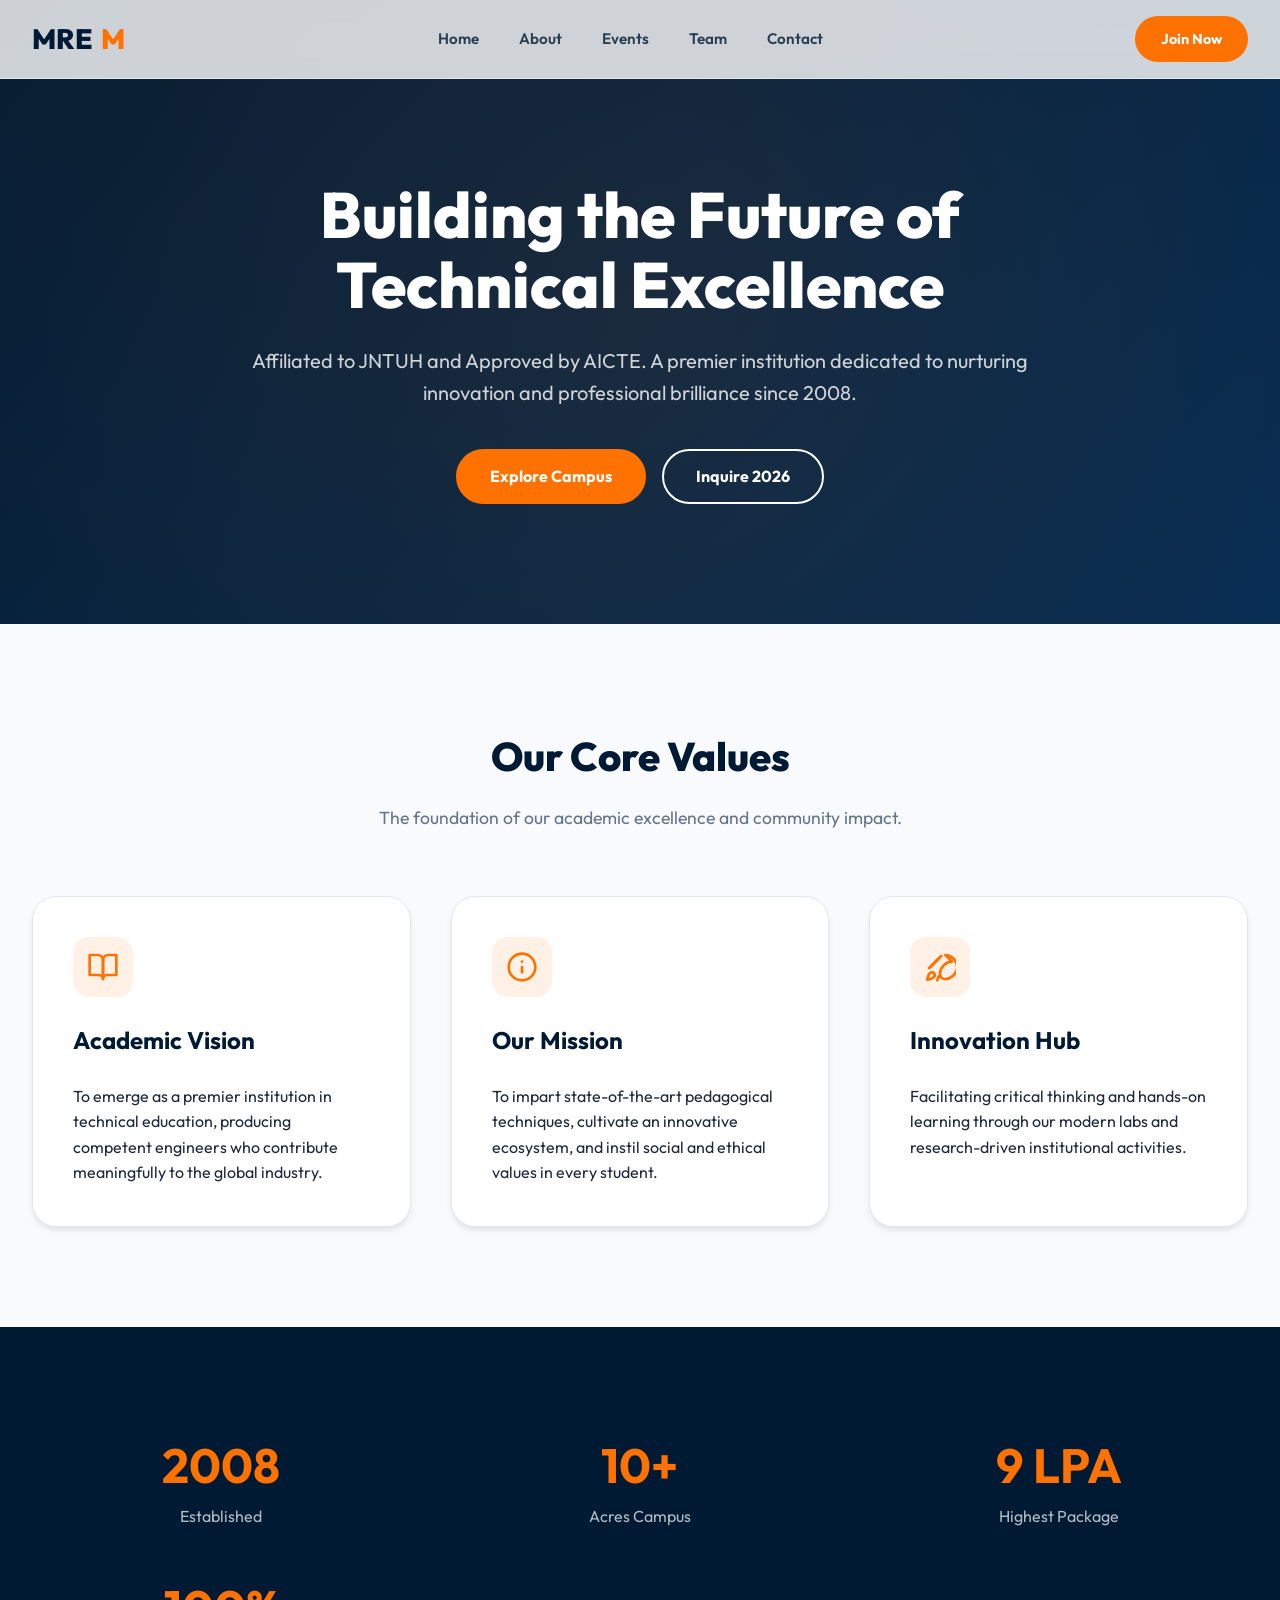
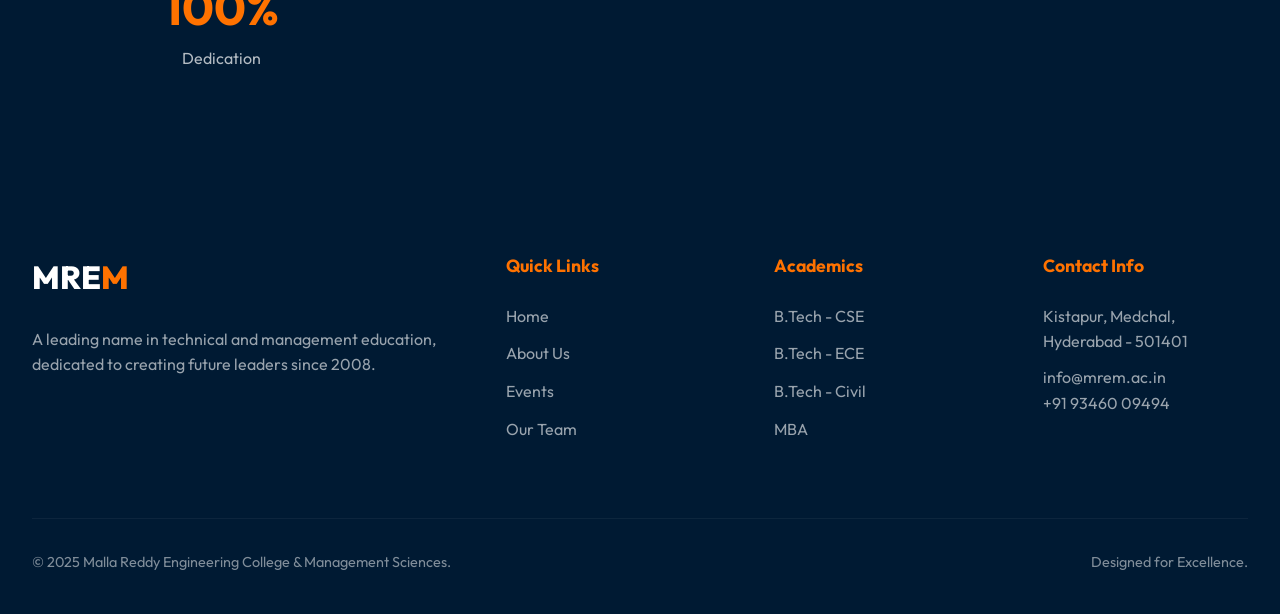
<file: index.html>
<!DOCTYPE html>
<html lang="en">
<head>
    <meta charset="UTF-8">
    <meta name="viewport" content="width=device-width, initial-scale=1.0">
    <title>Malla Reddy Engineering College & Management Sciences | MREM</title>
    <link rel="stylesheet" href="style.css">
</head>
<body>
    <header>
        <div class="nav-container">
            <a href="index.html" class="logo">MRE<span>M</span></a>
            <nav>
                <ul>
                    <li><a href="index.html">Home</a></li>
                    <li><a href="about.html">About</a></li>
                    <li><a href="events.html">Events</a></li>
                    <li><a href="team.html">Team</a></li>
                    <li><a href="contact.html">Contact</a></li>
                </ul>
            </nav>
            <a href="contact.html" class="btn btn-primary" style="padding: 0.6rem 1.5rem; font-size: 0.9rem;">Join Now</a>
        </div>
    </header>

    <section class="hero">
        <div class="hero-content">
            <h1>Building the Future of <br><span>Technical Excellence</span></h1>
            <p>Affiliated to JNTUH and Approved by AICTE. A premier institution dedicated to nurturing innovation and professional brilliance since 2008.</p>
            <div style="display: flex; gap: 1rem; justify-content: center; flex-wrap: wrap;">
                <a href="about.html" class="btn btn-primary">Explore Campus</a>
                <a href="contact.html" class="btn btn-secondary">Inquire 2026</a>
            </div>
        </div>
    </section>

    <section id="vision">
        <div class="section-title" style="text-align: center;">
            <h2>Our Core Values</h2>
            <p>The foundation of our academic excellence and community impact.</p>
        </div>
        <div class="grid">
            <div class="card">
                <div class="card-icon">
                    <svg xmlns="http://www.w3.org/2000/svg" width="32" height="32" viewBox="0 0 24 24" fill="none" stroke="currentColor" stroke-width="2" stroke-linecap="round" stroke-linejoin="round"><path d="M2 3h6a4 4 0 0 1 4 4v14a3 3 0 0 0-3-3H2z"/><path d="M22 3h-6a4 4 0 0 0-4 4v14a3 3 0 0 1 3-3h7z"/></svg>
                </div>
                <h3>Academic Vision</h3>
                <p>To emerge as a premier institution in technical education, producing competent engineers who contribute meaningfully to the global industry.</p>
            </div>
            <div class="card">
                <div class="card-icon">
                    <svg xmlns="http://www.w3.org/2000/svg" width="32" height="32" viewBox="0 0 24 24" fill="none" stroke="currentColor" stroke-width="2" stroke-linecap="round" stroke-linejoin="round"><circle cx="12" cy="12" r="10"/><path d="M12 16v-4"/><path d="M12 8h.01"/></svg>
                </div>
                <h3>Our Mission</h3>
                <p>To impart state-of-the-art pedagogical techniques, cultivate an innovative ecosystem, and instil social and ethical values in every student.</p>
            </div>
            <div class="card">
                <div class="card-icon">
                    <svg xmlns="http://www.w3.org/2000/svg" width="32" height="32" viewBox="0 0 24 24" fill="none" stroke="currentColor" stroke-width="2" stroke-linecap="round" stroke-linejoin="round"><path d="M4.5 16.5c-1.5 1.26-2 5-2 5s3.74-.5 5-2c.71-.84.71-2.13 0-2.97a2.1 2.1 0 0 0-2.97 0Z"/><path d="M12 18s-2 2-2 4"/><path d="M21 8c-4.5 0-9 4.5-9 9 0 2 1 3 1 3s1 1 3 1c4.5 0 9-4.5 9-9 0-4.5-4.5-9-9-9Z"/><path d="M5.6 11.1 12.9 3.8"/><path d="M11.1 5.6 3.8 12.9"/></svg>
                </div>
                <h3>Innovation Hub</h3>
                <p>Facilitating critical thinking and hands-on learning through our modern labs and research-driven institutional activities.</p>
            </div>
        </div>
    </section>

    <section id="stats" style="background: var(--navy); color: white;">
        <div class="grid" style="text-align: center;">
            <div>
                <h2 style="font-size: 3rem; color: var(--primary);">2008</h2>
                <p style="opacity: 0.7;">Established</p>
            </div>
            <div>
                <h2 style="font-size: 3rem; color: var(--primary);">10+</h2>
                <p style="opacity: 0.7;">Acres Campus</p>
            </div>
            <div>
                <h2 style="font-size: 3rem; color: var(--primary);">9 LPA</h2>
                <p style="opacity: 0.7;">Highest Package</p>
            </div>
            <div>
                <h2 style="font-size: 3rem; color: var(--primary);">100%</h2>
                <p style="opacity: 0.7;">Dedication</p>
            </div>
        </div>
    </section>

    <footer>
        <div class="footer-container">
            <div>
                <div class="footer-logo">MRE<span>M</span></div>
                <p style="opacity: 0.6; margin-bottom: 2rem;">A leading name in technical and management education, dedicated to creating future leaders since 2008.</p>
                <div style="display: flex; gap: 1rem;">
                    <!-- Social icons would go here -->
                </div>
            </div>
            <div class="footer-links">
                <h4>Quick Links</h4>
                <ul>
                    <li><a href="index.html">Home</a></li>
                    <li><a href="about.html">About Us</a></li>
                    <li><a href="events.html">Events</a></li>
                    <li><a href="team.html">Our Team</a></li>
                </ul>
            </div>
            <div class="footer-links">
                <h4>Academics</h4>
                <ul>
                    <li><a href="#">B.Tech - CSE</a></li>
                    <li><a href="#">B.Tech - ECE</a></li>
                    <li><a href="#">B.Tech - Civil</a></li>
                    <li><a href="#">MBA</a></li>
                </ul>
            </div>
            <div class="footer-links">
                <h4>Contact Info</h4>
                <p style="opacity: 0.6;">Kistapur, Medchal, Hyderabad - 501401</p>
                <p style="opacity: 0.6; margin-top: 10px;">info@mrem.ac.in</p>
                <p style="opacity: 0.6;">+91 93460 09494</p>
            </div>
        </div>
        <div class="footer-bottom">
            <p>&copy; 2025 Malla Reddy Engineering College & Management Sciences.</p>
            <p>Designed for Excellence.</p>
        </div>
    </footer>
</body>
</html>
</file>
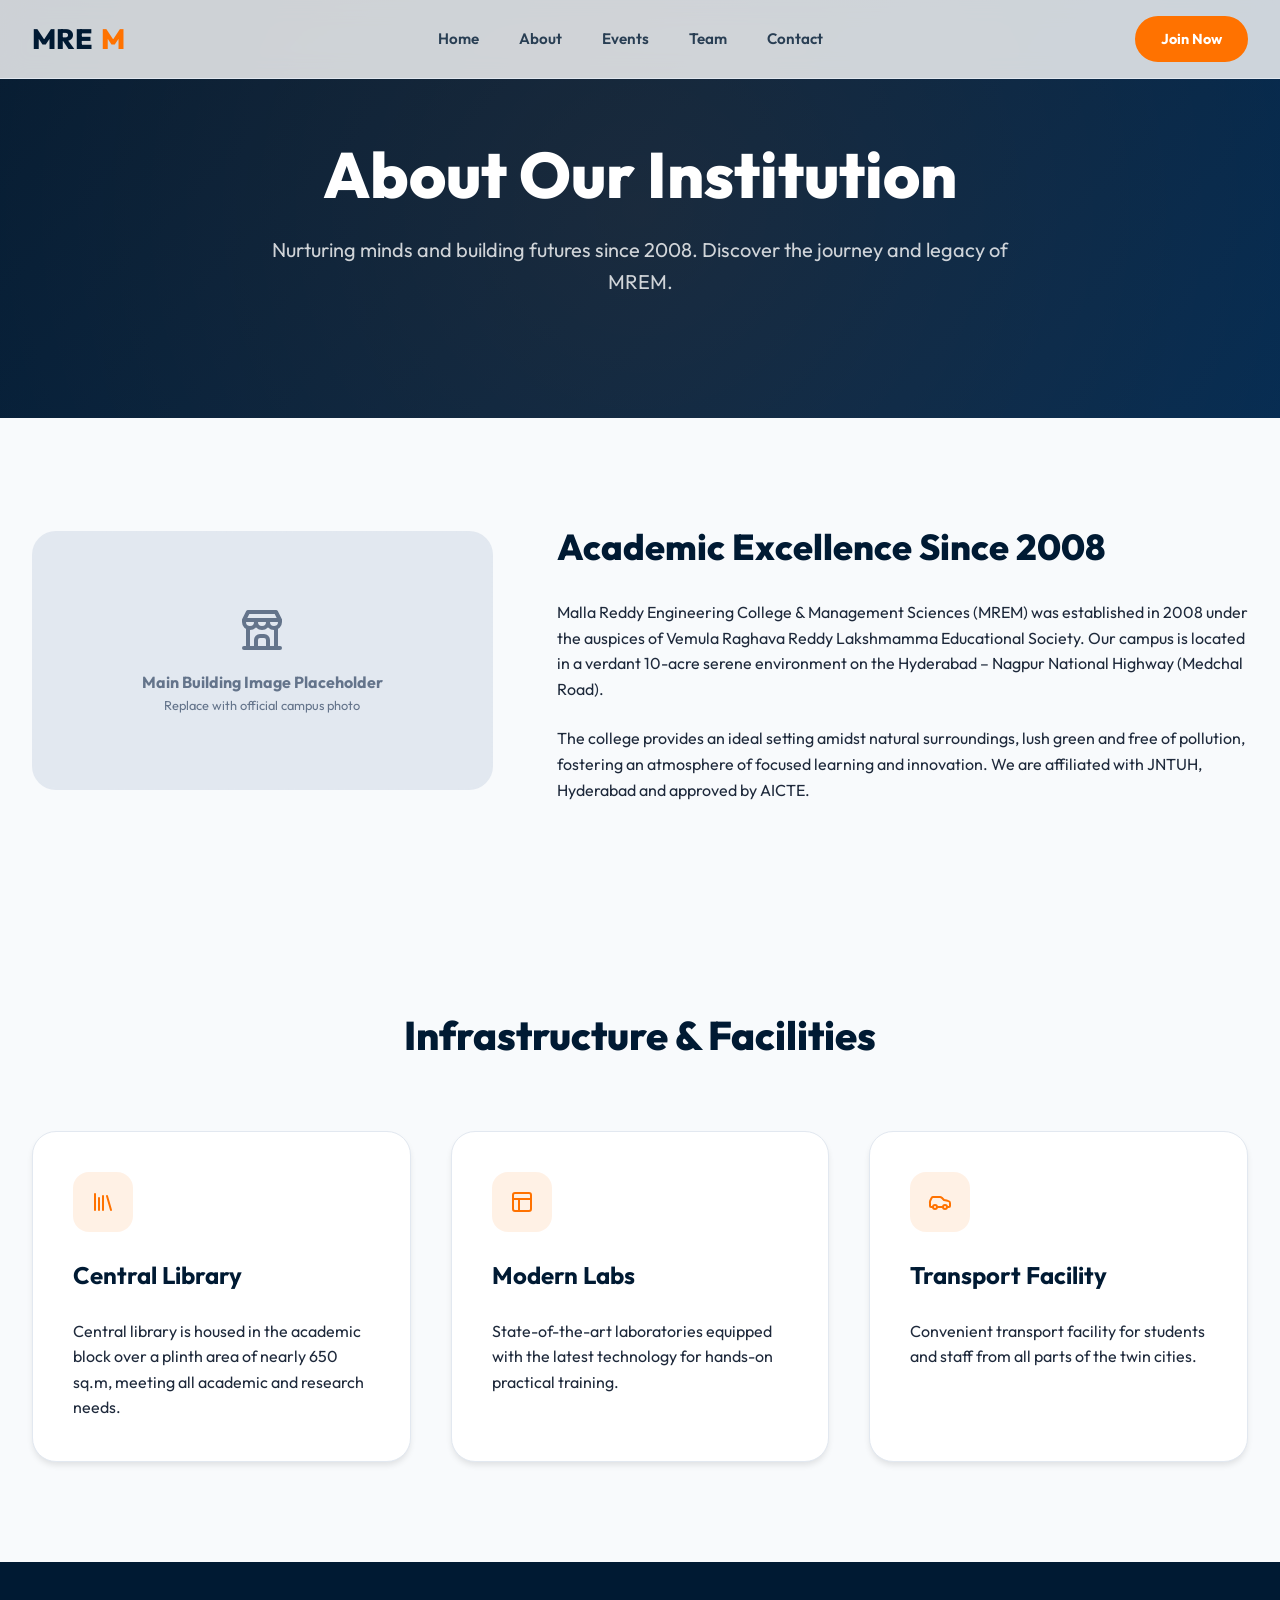
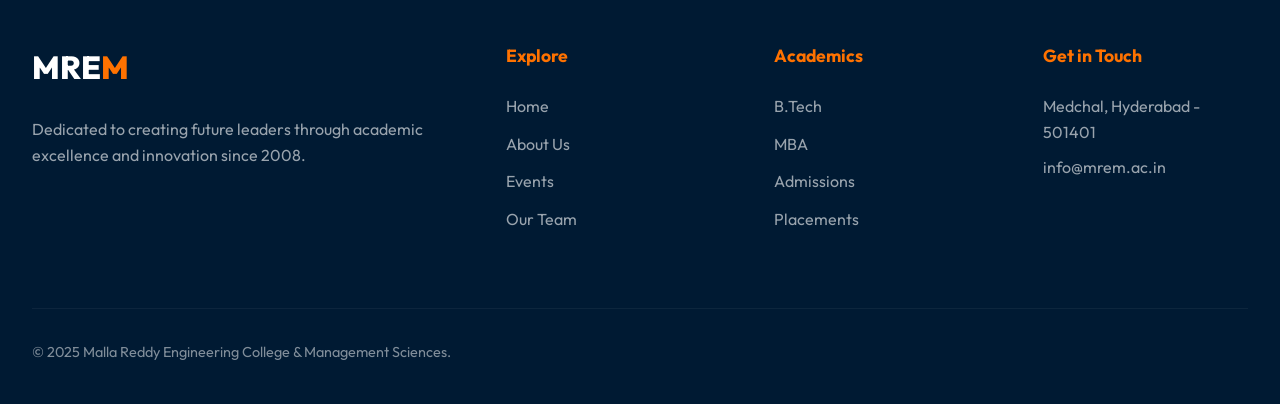
<file: about.html>
<!DOCTYPE html>
<html lang="en">
<head>
    <meta charset="UTF-8">
    <meta name="viewport" content="width=device-width, initial-scale=1.0">
    <title>About Us | MREM</title>
    <link rel="stylesheet" href="style.css">
</head>
<body>
    <header>
        <div class="nav-container">
            <a href="index.html" class="logo">MRE<span>M</span></a>
            <nav>
                <ul>
                    <li><a href="index.html">Home</a></li>
                    <li><a href="about.html">About</a></li>
                    <li><a href="events.html">Events</a></li>
                    <li><a href="team.html">Team</a></li>
                    <li><a href="contact.html">Contact</a></li>
                </ul>
            </nav>
            <a href="contact.html" class="btn btn-primary" style="padding: 0.6rem 1.5rem; font-size: 0.9rem;">Join Now</a>
        </div>
    </header>

    <section class="hero" style="padding: 140px 2rem 80px;">
        <div class="hero-content">
            <h1>About Our Institution</h1>
            <p>Nurturing minds and building futures since 2008. Discover the journey and legacy of MREM.</p>
        </div>
    </section>

    <section>
        <div class="contact-grid" style="align-items: center;">
            <div class="image-wrapper">
                <div style="aspect-ratio: 16/9; background: #e2e8f0; border-radius: var(--radius-lg); display: flex; flex-direction: column; align-items: center; justify-content: center; color: var(--text-muted); border: 2px dashed var(--border-color);">
                    <svg xmlns="http://www.w3.org/2000/svg" width="48" height="48" viewBox="0 0 24 24" fill="none" stroke="currentColor" stroke-width="2" stroke-linecap="round" stroke-linejoin="round" style="margin-bottom: 1rem;"><path d="M3 21h18"/><path d="M3 7v1a3 3 0 0 0 6 0V7m0 1a3 3 0 0 0 6 0V7m0 1a3 3 0 0 0 6 0V7H3l2-4h14l2 4"/><path d="M5 21V10.85"/><path d="M19 21V10.85"/><path d="M9 21v-4a2 2 0 0 1 2-2h2a2 2 0 0 1 2 2v4"/></svg>
                    <p style="font-weight: 700;">Main Building Image Placeholder</p>
                    <p style="font-size: 0.8rem;">Replace with official campus photo</p>
                </div>
            </div>
            <div>
                <h2 style="font-size: 2.25rem; font-weight: 800; color: var(--navy); margin-bottom: 1.5rem;">Academic Excellence Since 2008</h2>
                <p style="margin-bottom: 1.5rem;">Malla Reddy Engineering College & Management Sciences (MREM) was established in 2008 under the auspices of Vemula Raghava Reddy Lakshmamma Educational Society. Our campus is located in a verdant 10-acre serene environment on the Hyderabad – Nagpur National Highway (Medchal Road).</p>
                <p>The college provides an ideal setting amidst natural surroundings, lush green and free of pollution, fostering an atmosphere of focused learning and innovation. We are affiliated with JNTUH, Hyderabad and approved by AICTE.</p>
            </div>
        </div>
    </section>

    <section style="background: var(--bg-light);">
        <div class="section-title" style="text-align: center;">
            <h2>Infrastructure & Facilities</h2>
        </div>
        <div class="grid">
            <div class="card">
                <div class="card-icon">
                    <svg xmlns="http://www.w3.org/2000/svg" width="24" height="24" viewBox="0 0 24 24" fill="none" stroke="currentColor" stroke-width="2" stroke-linecap="round" stroke-linejoin="round"><path d="m16 6 4 14"/><path d="M12 6v14"/><path d="M8 8v12"/><path d="M4 4v16"/></svg>
                </div>
                <h3>Central Library</h3>
                <p>Central library is housed in the academic block over a plinth area of nearly 650 sq.m, meeting all academic and research needs.</p>
            </div>
            <div class="card">
                <div class="card-icon">
                    <svg xmlns="http://www.w3.org/2000/svg" width="24" height="24" viewBox="0 0 24 24" fill="none" stroke="currentColor" stroke-width="2" stroke-linecap="round" stroke-linejoin="round"><rect width="18" height="18" x="3" y="3" rx="2"/><path d="M3 9h18"/><path d="M9 21V9"/></svg>
                </div>
                <h3>Modern Labs</h3>
                <p>State-of-the-art laboratories equipped with the latest technology for hands-on practical training.</p>
            </div>
            <div class="card">
                <div class="card-icon">
                    <svg xmlns="http://www.w3.org/2000/svg" width="24" height="24" viewBox="0 0 24 24" fill="none" stroke="currentColor" stroke-width="2" stroke-linecap="round" stroke-linejoin="round"><path d="M19 17h2c.6 0 1-.4 1-1v-3c0-.9-.7-1.7-1.5-1.9C18.7 10.6 16 10 16 10s-1.3-1.4-2.2-2.3c-.5-.4-1.1-.7-1.8-.7H5c-.6 0-1.1.4-1.4.9l-1.4 2.9A3.7 3.7 0 0 0 2 13.1V16c0 .6.4 1 1 1h2"/><circle cx="7" cy="17" r="2"/><path d="M9 17h6"/><circle cx="17" cy="17" r="2"/></svg>
                </div>
                <h3>Transport Facility</h3>
                <p>Convenient transport facility for students and staff from all parts of the twin cities.</p>
            </div>
        </div>
    </section>

    <footer>
        <div class="footer-container">
            <div>
                <div class="footer-logo">MRE<span>M</span></div>
                <p style="opacity: 0.6; margin-bottom: 2rem;">Dedicated to creating future leaders through academic excellence and innovation since 2008.</p>
            </div>
            <div class="footer-links">
                <h4>Explore</h4>
                <ul>
                    <li><a href="index.html">Home</a></li>
                    <li><a href="about.html">About Us</a></li>
                    <li><a href="events.html">Events</a></li>
                    <li><a href="team.html">Our Team</a></li>
                </ul>
            </div>
            <div class="footer-links">
                <h4>Academics</h4>
                <ul>
                    <li><a href="#">B.Tech</a></li>
                    <li><a href="#">MBA</a></li>
                    <li><a href="#">Admissions</a></li>
                    <li><a href="#">Placements</a></li>
                </ul>
            </div>
            <div class="footer-links">
                <h4>Get in Touch</h4>
                <p style="opacity: 0.6;">Medchal, Hyderabad - 501401</p>
                <p style="opacity: 0.6; margin-top: 10px;">info@mrem.ac.in</p>
            </div>
        </div>
        <div class="footer-bottom">
            <p>&copy; 2025 Malla Reddy Engineering College & Management Sciences.</p>
        </div>
    </footer>
</body>
</html>
</file>
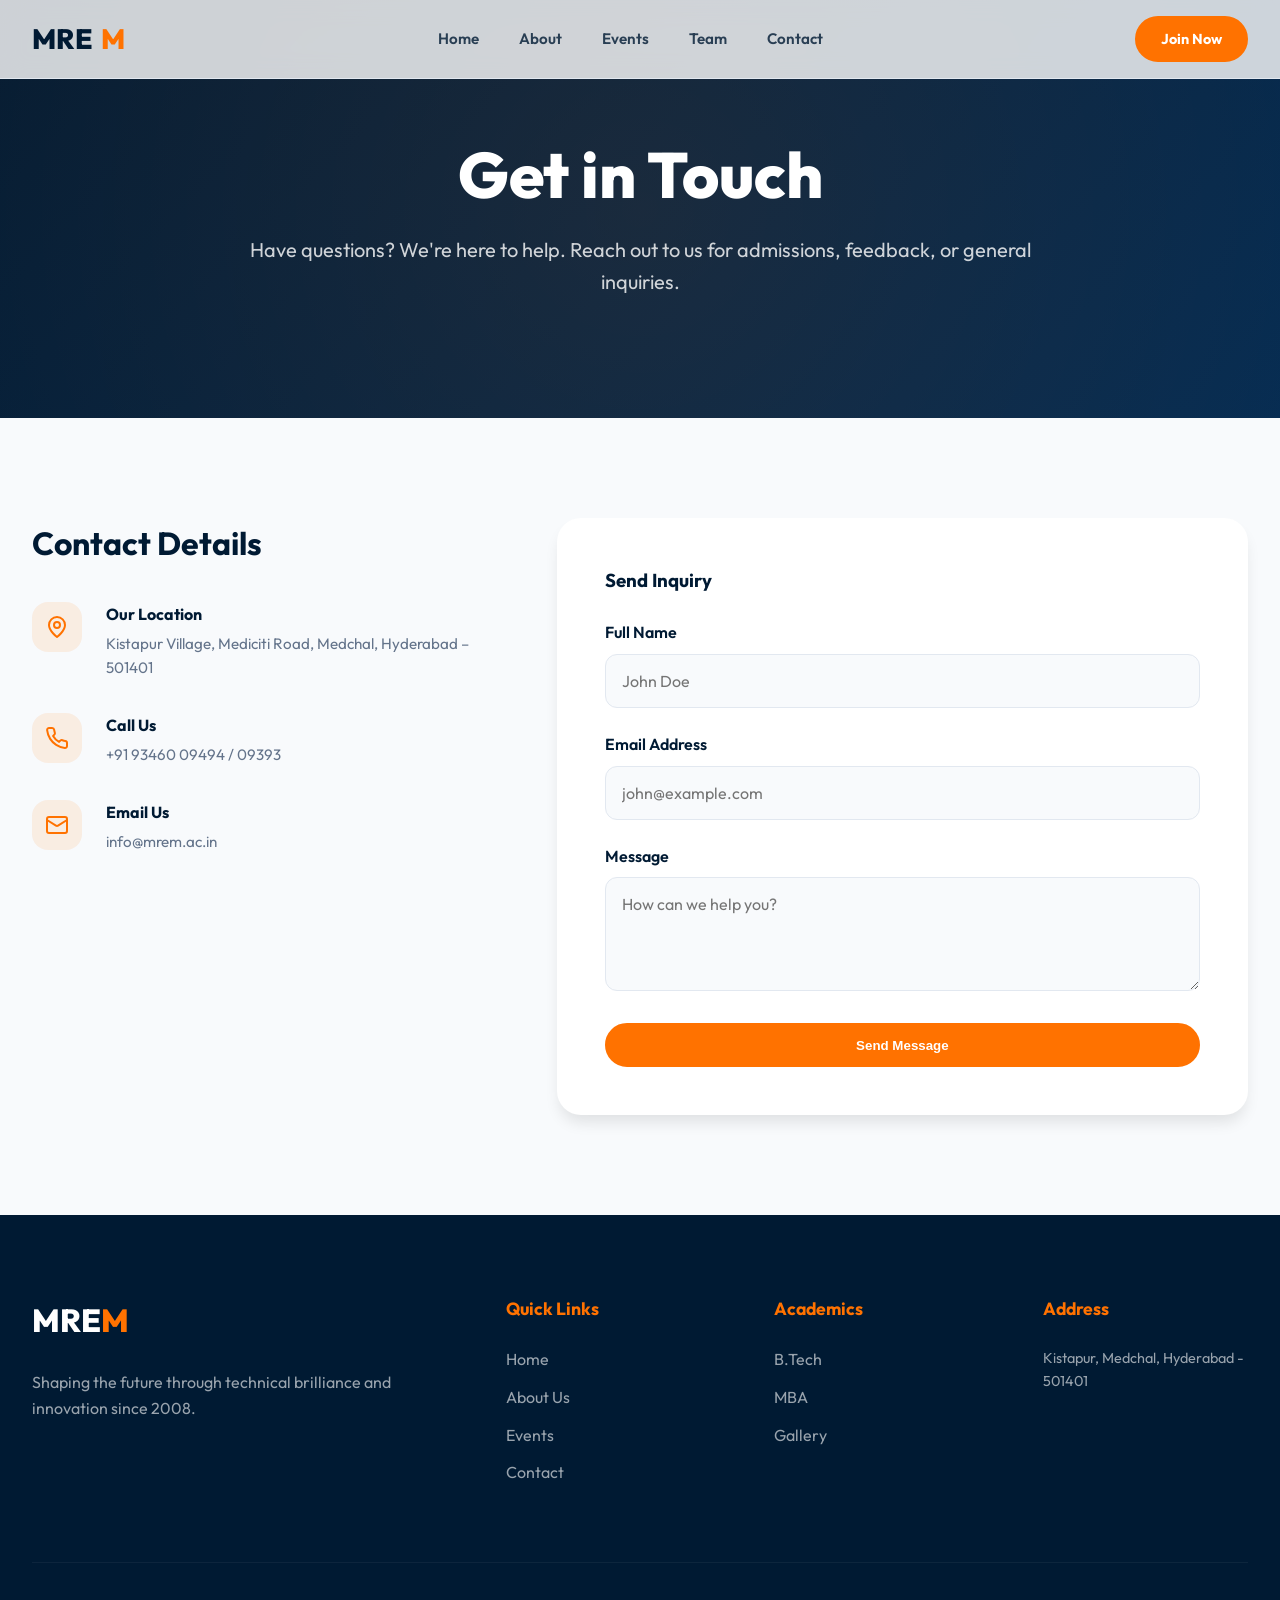
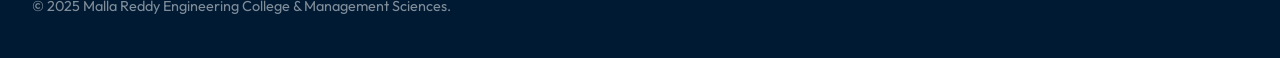
<file: contact.html>
<!DOCTYPE html>
<html lang="en">
<head>
    <meta charset="UTF-8">
    <meta name="viewport" content="width=device-width, initial-scale=1.0">
    <title>Contact Us | MREM</title>
    <link rel="stylesheet" href="style.css">
</head>
<body>
    <header>
        <div class="nav-container">
            <a href="index.html" class="logo">MRE<span>M</span></a>
            <nav>
                <ul>
                    <li><a href="index.html">Home</a></li>
                    <li><a href="about.html">About</a></li>
                    <li><a href="events.html">Events</a></li>
                    <li><a href="team.html">Team</a></li>
                    <li><a href="contact.html">Contact</a></li>
                </ul>
            </nav>
            <a href="contact.html" class="btn btn-primary" style="padding: 0.6rem 1.5rem; font-size: 0.9rem;">Join Now</a>
        </div>
    </header>

    <section class="hero" style="padding: 140px 2rem 80px;">
        <div class="hero-content">
            <h1>Get in Touch</h1>
            <p>Have questions? We're here to help. Reach out to us for admissions, feedback, or general inquiries.</p>
        </div>
    </section>

    <section>
        <div class="contact-grid">
            <div>
                <h2 style="font-size: 2rem; color: var(--navy); margin-bottom: 2rem;">Contact Details</h2>
                
                <div style="display: flex; gap: 1.5rem; margin-bottom: 2rem;">
                    <div class="card-icon" style="flex-shrink: 0; width: 50px; height: 50px;">
                        <svg xmlns="http://www.w3.org/2000/svg" width="24" height="24" viewBox="0 0 24 24" fill="none" stroke="currentColor" stroke-width="2" stroke-linecap="round" stroke-linejoin="round"><path d="M20 10c0 6-8 12-8 12s-8-6-8-12a8 8 0 0 1 16 0Z"/><circle cx="12" cy="10" r="3"/></svg>
                    </div>
                    <div>
                        <h4 style="color: var(--navy); margin-bottom: 5px;">Our Location</h4>
                        <p style="color: var(--text-muted); font-size: 0.95rem;">Kistapur Village, Mediciti Road, Medchal, Hyderabad – 501401</p>
                    </div>
                </div>

                <div style="display: flex; gap: 1.5rem; margin-bottom: 2rem;">
                    <div class="card-icon" style="flex-shrink: 0; width: 50px; height: 50px;">
                        <svg xmlns="http://www.w3.org/2000/svg" width="24" height="24" viewBox="0 0 24 24" fill="none" stroke="currentColor" stroke-width="2" stroke-linecap="round" stroke-linejoin="round"><path d="M22 16.92v3a2 2 0 0 1-2.18 2 19.79 19.79 0 0 1-8.63-3.07 19.5 19.5 0 0 1-6-6 19.79 19.79 0 0 1-3.07-8.67A2 2 0 0 1 4.11 2h3a2 2 0 0 1 2 1.72 12.84 12.84 0 0 0 .7 2.81 2 2 0 0 1-.45 2.11L8.09 9.91a16 16 0 0 0 6 6l1.27-1.27a2 2 0 0 1 2.11-.45 12.84 12.84 0 0 0 2.81.7A2 2 0 0 1 22 16.92z"/></svg>
                    </div>
                    <div>
                        <h4 style="color: var(--navy); margin-bottom: 5px;">Call Us</h4>
                        <p style="color: var(--text-muted); font-size: 0.95rem;">+91 93460 09494 / 09393</p>
                    </div>
                </div>

                <div style="display: flex; gap: 1.5rem;">
                    <div class="card-icon" style="flex-shrink: 0; width: 50px; height: 50px;">
                        <svg xmlns="http://www.w3.org/2000/svg" width="24" height="24" viewBox="0 0 24 24" fill="none" stroke="currentColor" stroke-width="2" stroke-linecap="round" stroke-linejoin="round"><rect width="20" height="16" x="2" y="4" rx="2"/><path d="m22 7-8.97 5.7a1.94 1.94 0 0 1-2.06 0L2 7"/></svg>
                    </div>
                    <div>
                        <h4 style="color: var(--navy); margin-bottom: 5px;">Email Us</h4>
                        <p style="color: var(--text-muted); font-size: 0.95rem;">info@mrem.ac.in</p>
                    </div>
                </div>
            </div>

            <div class="form-wrapper">
                <h3 style="margin-bottom: 1.5rem; color: var(--navy);">Send Inquiry</h3>
                <form action="#">
                    <div class="input-group">
                        <label>Full Name</label>
                        <input type="text" placeholder="John Doe" required>
                    </div>
                    <div class="input-group">
                        <label>Email Address</label>
                        <input type="email" placeholder="john@example.com" required>
                    </div>
                    <div class="input-group">
                        <label>Message</label>
                        <textarea rows="4" placeholder="How can we help you?" required></textarea>
                    </div>
                    <button type="submit" class="btn btn-primary" style="width: 100%; justify-content: center;">Send Message</button>
                </form>
            </div>
        </div>
    </section>

    <footer>
        <div class="footer-container">
            <div>
                <div class="footer-logo">MRE<span>M</span></div>
                <p style="opacity: 0.6; margin-bottom: 2rem;">Shaping the future through technical brilliance and innovation since 2008.</p>
            </div>
            <div class="footer-links">
                <h4>Quick Links</h4>
                <ul>
                    <li><a href="index.html">Home</a></li>
                    <li><a href="about.html">About Us</a></li>
                    <li><a href="events.html">Events</a></li>
                    <li><a href="contact.html">Contact</a></li>
                </ul>
            </div>
            <div class="footer-links">
                <h4>Academics</h4>
                <ul>
                    <li><a href="#">B.Tech</a></li>
                    <li><a href="#">MBA</a></li>
                    <li><a href="#">Gallery</a></li>
                </ul>
            </div>
            <div class="footer-links">
                <h4>Address</h4>
                <p style="opacity: 0.6; font-size: 0.9rem;">Kistapur, Medchal, Hyderabad - 501401</p>
            </div>
        </div>
        <div class="footer-bottom">
            <p>&copy; 2025 Malla Reddy Engineering College & Management Sciences.</p>
        </div>
    </footer>
</body>
</html>
</file>
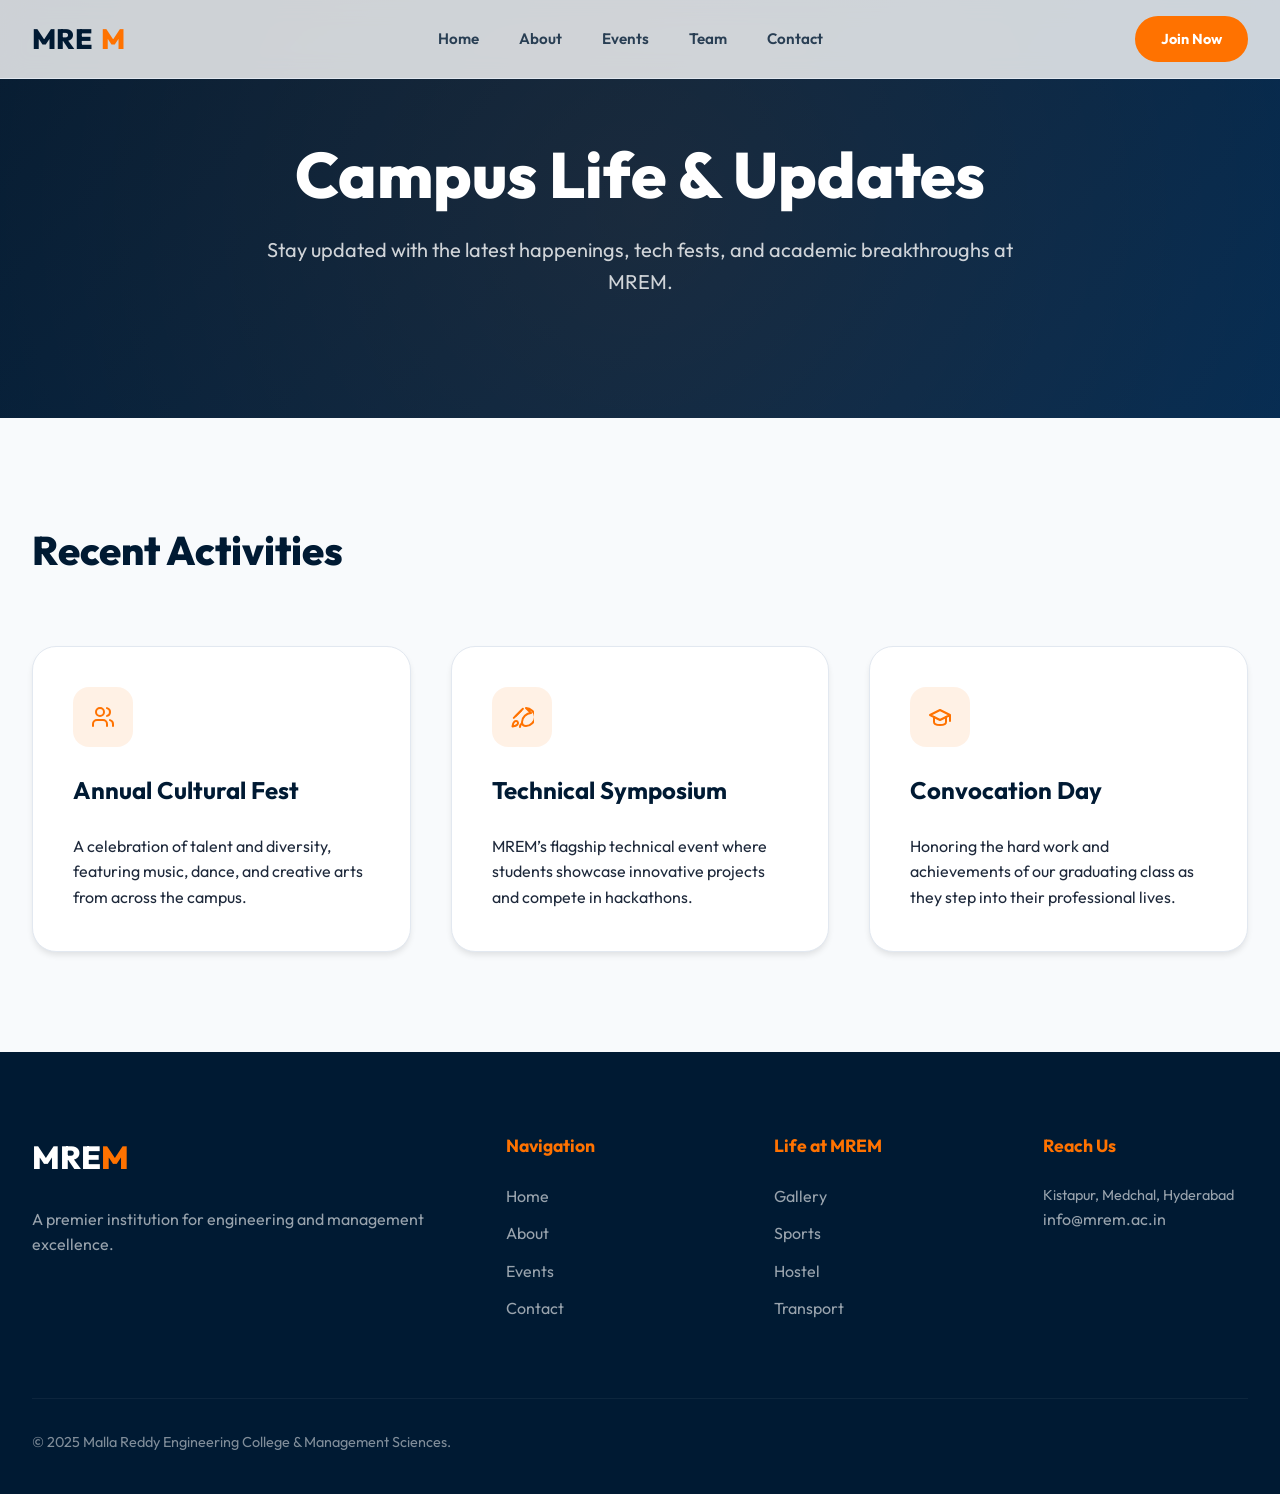
<file: events.html>
<!DOCTYPE html>
<html lang="en">
<head>
    <meta charset="UTF-8">
    <meta name="viewport" content="width=device-width, initial-scale=1.0">
    <title>Events | MREM</title>
    <link rel="stylesheet" href="style.css">
</head>
<body>
    <header>
        <div class="nav-container">
            <a href="index.html" class="logo">MRE<span>M</span></a>
            <nav>
                <ul>
                    <li><a href="index.html">Home</a></li>
                    <li><a href="about.html">About</a></li>
                    <li><a href="events.html">Events</a></li>
                    <li><a href="team.html">Team</a></li>
                    <li><a href="contact.html">Contact</a></li>
                </ul>
            </nav>
            <a href="contact.html" class="btn btn-primary" style="padding: 0.6rem 1.5rem; font-size: 0.9rem;">Join Now</a>
        </div>
    </header>

    <section class="hero" style="padding: 140px 2rem 80px;">
        <div class="hero-content">
            <h1>Campus Life & Updates</h1>
            <p>Stay updated with the latest happenings, tech fests, and academic breakthroughs at MREM.</p>
        </div>
    </section>

    <section>
        <div class="section-title">
            <h2>Recent Activities</h2>
        </div>
        <div class="grid">
            <div class="card">
                <div class="card-icon">
                    <svg xmlns="http://www.w3.org/2000/svg" width="24" height="24" viewBox="0 0 24 24" fill="none" stroke="currentColor" stroke-width="2" stroke-linecap="round" stroke-linejoin="round"><path d="M16 21v-2a4 4 0 0 0-4-4H6a4 4 0 0 0-4 4v2"/><circle cx="9" cy="7" r="4"/><path d="M22 21v-2a4 4 0 0 0-3-3.87"/><path d="M16 3.13a4 4 0 0 1 0 7.75"/></svg>
                </div>
                <h3>Annual Cultural Fest</h3>
                <p>A celebration of talent and diversity, featuring music, dance, and creative arts from across the campus.</p>
            </div>
            <div class="card">
                <div class="card-icon">
                    <svg xmlns="http://www.w3.org/2000/svg" width="24" height="24" viewBox="0 0 24 24" fill="none" stroke="currentColor" stroke-width="2" stroke-linecap="round" stroke-linejoin="round"><path d="M4.5 16.5c-1.5 1.26-2 5-2 5s3.74-.5 5-2c.71-.84.71-2.13 0-2.97a2.1 2.1 0 0 0-2.97 0Z"/><path d="M12 18s-2 2-2 4"/><path d="M21 8c-4.5 0-9 4.5-9 9 0 2 1 3 1 3s1 1 3 1c4.5 0 9-4.5 9-9 0-4.5-4.5-9-9-9Z"/><path d="M5.6 11.1 12.9 3.8"/><path d="M11.1 5.6 3.8 12.9"/></svg>
                </div>
                <h3>Technical Symposium</h3>
                <p>MREM’s flagship technical event where students showcase innovative projects and compete in hackathons.</p>
            </div>
            <div class="card">
                <div class="card-icon">
                    <svg xmlns="http://www.w3.org/2000/svg" width="24" height="24" viewBox="0 0 24 24" fill="none" stroke="currentColor" stroke-width="2" stroke-linecap="round" stroke-linejoin="round"><path d="M22 10v6M2 10l10-5 10 5-10 5z"/><path d="M6 12v5c0 2 2 3 6 3s6-1 6-3v-5"/></svg>
                </div>
                <h3>Convocation Day</h3>
                <p>Honoring the hard work and achievements of our graduating class as they step into their professional lives.</p>
            </div>
        </div>
    </section>

    <footer>
        <div class="footer-container">
            <div>
                <div class="footer-logo">MRE<span>M</span></div>
                <p style="opacity: 0.6; margin-bottom: 2rem;">A premier institution for engineering and management excellence.</p>
            </div>
            <div class="footer-links">
                <h4>Navigation</h4>
                <ul>
                    <li><a href="index.html">Home</a></li>
                    <li><a href="about.html">About</a></li>
                    <li><a href="events.html">Events</a></li>
                    <li><a href="contact.html">Contact</a></li>
                </ul>
            </div>
            <div class="footer-links">
                <h4>Life at MREM</h4>
                <ul>
                    <li><a href="#">Gallery</a></li>
                    <li><a href="#">Sports</a></li>
                    <li><a href="#">Hostel</a></li>
                    <li><a href="#">Transport</a></li>
                </ul>
            </div>
            <div class="footer-links">
                <h4>Reach Us</h4>
                <p style="opacity: 0.6; font-size: 0.9rem;">Kistapur, Medchal, Hyderabad</p>
                <p style="opacity: 0.6;">info@mrem.ac.in</p>
            </div>
        </div>
        <div class="footer-bottom">
            <p>&copy; 2025 Malla Reddy Engineering College & Management Sciences.</p>
        </div>
    </footer>
</body>
</html>
</file>
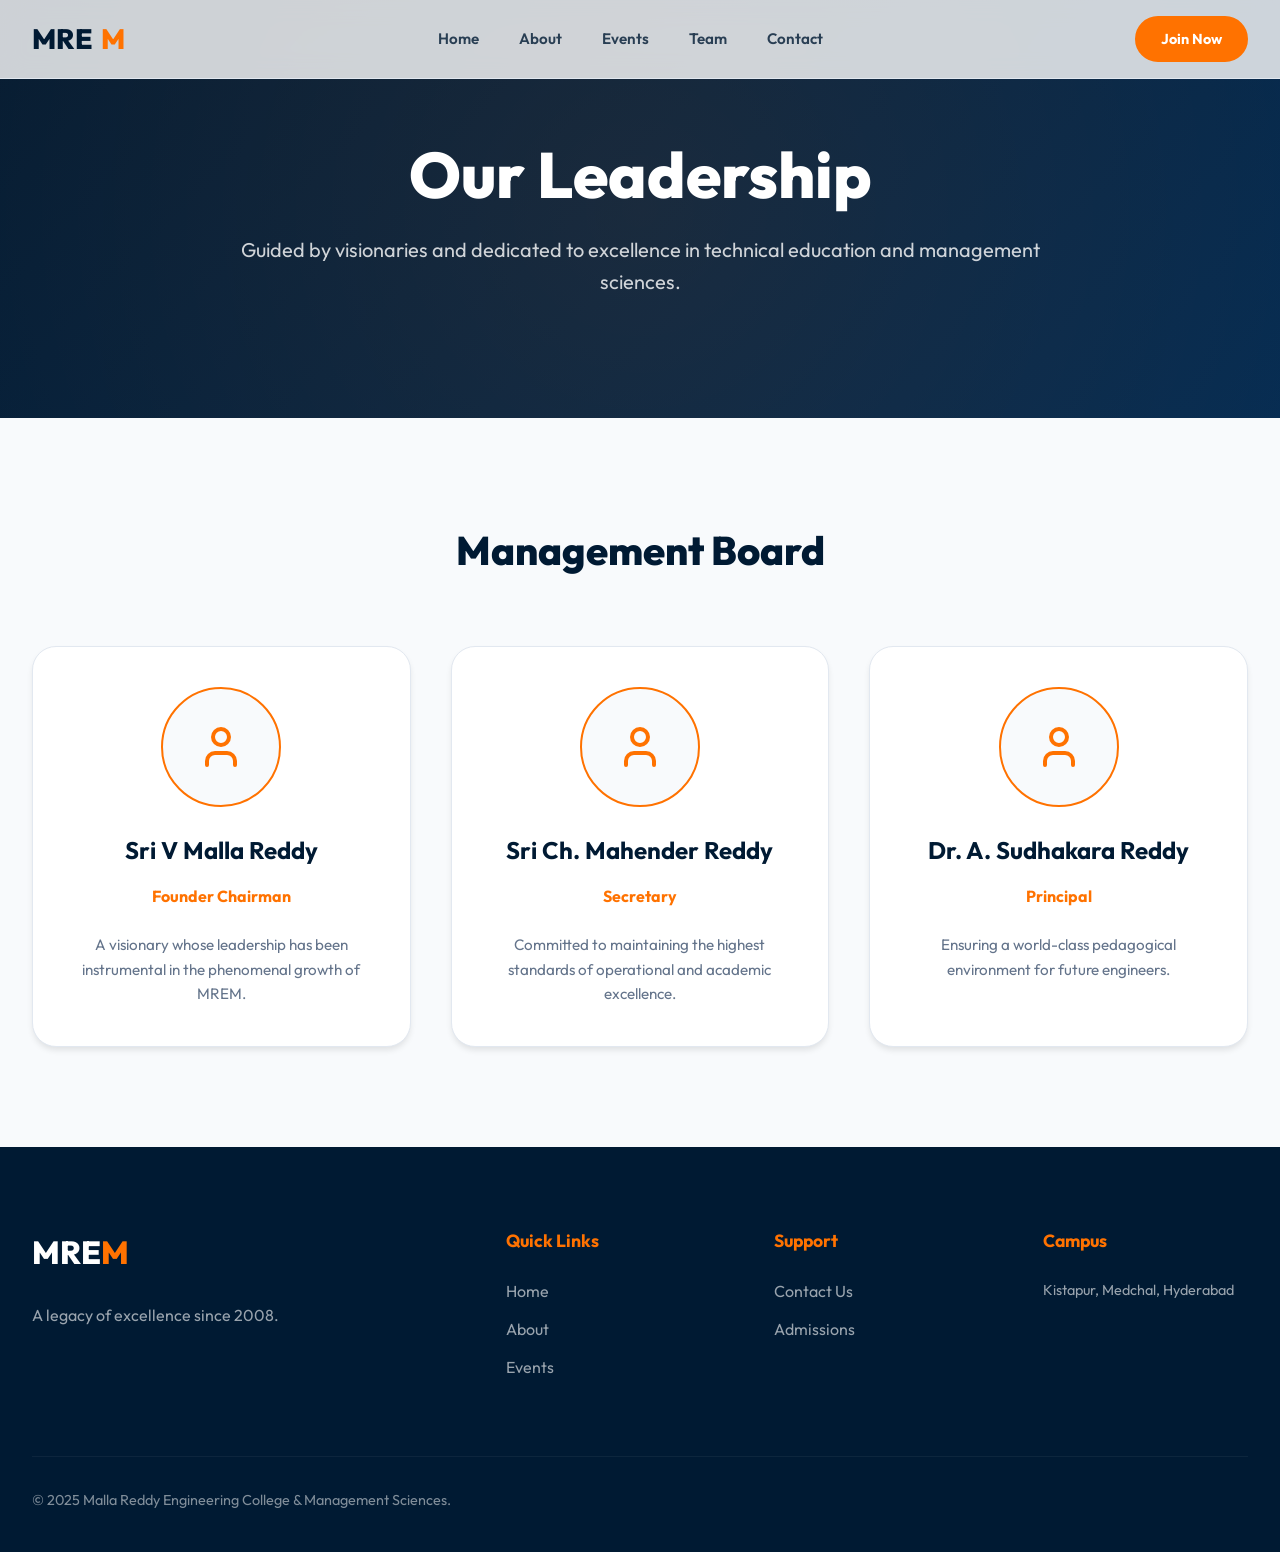
<file: team.html>
<!DOCTYPE html>
<html lang="en">
<head>
    <meta charset="UTF-8">
    <meta name="viewport" content="width=device-width, initial-scale=1.0">
    <title>Leadership Team | MREM</title>
    <link rel="stylesheet" href="style.css">
</head>
<body>
    <header>
        <div class="nav-container">
            <a href="index.html" class="logo">MRE<span>M</span></a>
            <nav>
                <ul>
                    <li><a href="index.html">Home</a></li>
                    <li><a href="about.html">About</a></li>
                    <li><a href="events.html">Events</a></li>
                    <li><a href="team.html">Team</a></li>
                    <li><a href="contact.html">Contact</a></li>
                </ul>
            </nav>
            <a href="contact.html" class="btn btn-primary" style="padding: 0.6rem 1.5rem; font-size: 0.9rem;">Join Now</a>
        </div>
    </header>

    <section class="hero" style="padding: 140px 2rem 80px;">
        <div class="hero-content">
            <h1>Our Leadership</h1>
            <p>Guided by visionaries and dedicated to excellence in technical education and management sciences.</p>
        </div>
    </section>

    <section>
        <div class="section-title" style="text-align: center;">
            <h2>Management Board</h2>
        </div>
        <div class="grid">
            <div class="card" style="text-align: center; align-items: center;">
                <div style="width: 120px; height: 120px; background: var(--bg-light); border-radius: 50%; display: flex; align-items: center; justify-content: center; color: var(--primary); border: 2px solid var(--primary);">
                    <svg xmlns="http://www.w3.org/2000/svg" width="48" height="48" viewBox="0 0 24 24" fill="none" stroke="currentColor" stroke-width="2" stroke-linecap="round" stroke-linejoin="round"><path d="M19 21v-2a4 4 0 0 0-4-4H9a4 4 0 0 0-4 4v2"/><circle cx="12" cy="7" r="4"/></svg>
                </div>
                <h3>Sri V Malla Reddy</h3>
                <p style="color: var(--primary); font-weight: 700; margin-top: -10px;">Founder Chairman</p>
                <p style="font-size: 0.95rem; color: var(--text-muted);">A visionary whose leadership has been instrumental in the phenomenal growth of MREM.</p>
            </div>
            <div class="card" style="text-align: center; align-items: center;">
                <div style="width: 120px; height: 120px; background: var(--bg-light); border-radius: 50%; display: flex; align-items: center; justify-content: center; color: var(--primary); border: 2px solid var(--primary);">
                    <svg xmlns="http://www.w3.org/2000/svg" width="48" height="48" viewBox="0 0 24 24" fill="none" stroke="currentColor" stroke-width="2" stroke-linecap="round" stroke-linejoin="round"><path d="M19 21v-2a4 4 0 0 0-4-4H9a4 4 0 0 0-4 4v2"/><circle cx="12" cy="7" r="4"/></svg>
                </div>
                <h3>Sri Ch. Mahender Reddy</h3>
                <p style="color: var(--primary); font-weight: 700; margin-top: -10px;">Secretary</p>
                <p style="font-size: 0.95rem; color: var(--text-muted);">Committed to maintaining the highest standards of operational and academic excellence.</p>
            </div>
            <div class="card" style="text-align: center; align-items: center;">
                <div style="width: 120px; height: 120px; background: var(--bg-light); border-radius: 50%; display: flex; align-items: center; justify-content: center; color: var(--primary); border: 2px solid var(--primary);">
                    <svg xmlns="http://www.w3.org/2000/svg" width="48" height="48" viewBox="0 0 24 24" fill="none" stroke="currentColor" stroke-width="2" stroke-linecap="round" stroke-linejoin="round"><path d="M19 21v-2a4 4 0 0 0-4-4H9a4 4 0 0 0-4 4v2"/><circle cx="12" cy="7" r="4"/></svg>
                </div>
                <h3>Dr. A. Sudhakara Reddy</h3>
                <p style="color: var(--primary); font-weight: 700; margin-top: -10px;">Principal</p>
                <p style="font-size: 0.95rem; color: var(--text-muted);">Ensuring a world-class pedagogical environment for future engineers.</p>
            </div>
        </div>
    </section>

    <footer>
        <div class="footer-container">
            <div>
                <div class="footer-logo">MRE<span>M</span></div>
                <p style="opacity: 0.6; margin-bottom: 2rem;">A legacy of excellence since 2008.</p>
            </div>
            <div class="footer-links">
                <h4>Quick Links</h4>
                <ul>
                    <li><a href="index.html">Home</a></li>
                    <li><a href="about.html">About</a></li>
                    <li><a href="events.html">Events</a></li>
                </ul>
            </div>
            <div class="footer-links">
                <h4>Support</h4>
                <ul>
                    <li><a href="contact.html">Contact Us</a></li>
                    <li><a href="#">Admissions</a></li>
                </ul>
            </div>
            <div class="footer-links">
                <h4>Campus</h4>
                <p style="opacity: 0.6; font-size: 0.9rem;">Kistapur, Medchal, Hyderabad</p>
            </div>
        </div>
        <div class="footer-bottom">
            <p>&copy; 2025 Malla Reddy Engineering College & Management Sciences.</p>
        </div>
    </footer>
</body>
</html>
</file>
<file: style.css>
@import url('https://fonts.googleapis.com/css2?family=Outfit:wght@300;400;600;700;800&display=swap');

:root {
    --primary: #ff7200;
    --primary-light: #ff8c33;
    --navy: #001a33;
    --navy-light: #002b55;
    --white: #ffffff;
    --bg-light: #f8fafc;
    --text-main: #1e293b;
    --text-muted: #64748b;
    --border-color: #e2e8f0;
    --shadow-sm: 0 1px 2px 0 rgb(0 0 0 / 0.05);
    --shadow-md: 0 4px 6px -1px rgb(0 0 0 / 0.1);
    --shadow-lg: 0 10px 15px -3px rgb(0 0 0 / 0.1);
    --radius-md: 12px;
    --radius-lg: 24px;
    --transition: all 0.3s cubic-bezier(0.4, 0, 0.2, 1);
}

* {
    margin: 0;
    padding: 0;
    box-sizing: border-box;
}

body {
    font-family: 'Outfit', sans-serif;
    line-height: 1.6;
    color: var(--text-main);
    background-color: var(--bg-light);
    -webkit-font-smoothing: antialiased;
}

/* Scrollbar */
::-webkit-scrollbar { width: 8px; }
::-webkit-scrollbar-track { background: var(--bg-light); }
::-webkit-scrollbar-thumb { background: var(--navy); border-radius: 10px; }

/* Navigation */
header {
    background: rgba(255, 255, 255, 0.8);
    backdrop-filter: blur(12px);
    -webkit-backdrop-filter: blur(12px);
    position: fixed;
    top: 0;
    width: 100%;
    z-index: 1000;
    border-bottom: 1px solid var(--border-color);
}

.nav-container {
    max-width: 1300px;
    margin: 0 auto;
    padding: 1rem 2rem;
    display: flex;
    justify-content: space-between;
    align-items: center;
}

.logo {
    font-size: 1.75rem;
    font-weight: 800;
    color: var(--navy);
    text-decoration: none;
    display: flex;
    align-items: center;
    gap: 8px;
}

.logo span {
    color: var(--primary);
}

nav ul {
    display: flex;
    list-style: none;
    gap: 2.5rem;
}

nav a {
    text-decoration: none;
    color: var(--navy);
    font-weight: 600;
    font-size: 0.95rem;
    transition: var(--transition);
    opacity: 0.8;
}

nav a:hover {
    color: var(--primary);
    opacity: 1;
}

/* Hero Section */
.hero {
    padding: 180px 2rem 120px;
    background: linear-gradient(135deg, var(--navy) 0%, var(--navy-light) 100%);
    color: var(--white);
    text-align: center;
    position: relative;
    overflow: hidden;
}

.hero::after {
    content: '';
    position: absolute;
    top: -50%;
    left: -50%;
    width: 200%;
    height: 200%;
    background: radial-gradient(circle, rgba(255,114,0,0.1) 0%, transparent 70%);
    z-index: 0;
}

.hero-content {
    max-width: 800px;
    margin: 0 auto;
    position: relative;
    z-index: 1;
}

.hero h1 {
    font-size: clamp(2.5rem, 5vw, 4rem);
    font-weight: 800;
    margin-bottom: 1.5rem;
    line-height: 1.1;
}

.hero p {
    font-size: 1.25rem;
    opacity: 0.8;
    margin-bottom: 2.5rem;
}

/* Buttons */
.btn {
    padding: 0.8rem 2rem;
    border-radius: 100px;
    font-weight: 700;
    text-decoration: none;
    transition: var(--transition);
    display: inline-flex;
    align-items: center;
    gap: 10px;
}

.btn-primary {
    background: var(--primary);
    color: var(--white);
    border: 2px solid var(--primary);
}

.btn-primary:hover {
    background: transparent;
    color: var(--primary);
    transform: translateY(-3px);
}

.btn-secondary {
    background: transparent;
    color: var(--white);
    border: 2px solid var(--white);
}

.btn-secondary:hover {
    background: var(--white);
    color: var(--navy);
    transform: translateY(-3px);
}

/* Section Styling */
section {
    padding: 100px 2rem;
    max-width: 1300px;
    margin: 0 auto;
}

.section-title {
    margin-bottom: 4rem;
}

.section-title h2 {
    font-size: 2.5rem;
    font-weight: 800;
    color: var(--navy);
    margin-bottom: 1rem;
}

.section-title p {
    color: var(--text-muted);
    font-size: 1.1rem;
}

/* Grid & Cards */
.grid {
    display: grid;
    grid-template-columns: repeat(auto-fit, minmax(320px, 1fr));
    gap: 2.5rem;
}

.card {
    background: var(--white);
    padding: 2.5rem;
    border-radius: var(--radius-lg);
    box-shadow: var(--shadow-md);
    transition: var(--transition);
    border: 1px solid var(--border-color);
    display: flex;
    flex-direction: column;
    gap: 1.5rem;
}

.card:hover {
    transform: translateY(-10px);
    box-shadow: var(--shadow-lg);
    border-color: var(--primary);
}

.card-icon {
    width: 60px;
    height: 60px;
    background: rgba(255, 114, 0, 0.1);
    border-radius: 16px;
    display: flex;
    align-items: center;
    justify-content: center;
    color: var(--primary);
}

.card h3 {
    font-size: 1.5rem;
    color: var(--navy);
}

/* Footer */
footer {
    background: var(--navy);
    color: var(--white);
    padding: 80px 2rem 40px;
}

.footer-container {
    max-width: 1300px;
    margin: 0 auto;
    display: grid;
    grid-template-columns: 2fr 1fr 1fr 1fr;
    gap: 4rem;
    margin-bottom: 4rem;
}

.footer-logo {
    font-size: 2rem;
    font-weight: 800;
    margin-bottom: 1.5rem;
    color: var(--white);
}

.footer-logo span { color: var(--primary); }

.footer-links h4 {
    font-size: 1.1rem;
    margin-bottom: 1.5rem;
    color: var(--primary);
}

.footer-links ul {
    list-style: none;
}

.footer-links li {
    margin-bottom: 0.75rem;
}

.footer-links a {
    color: var(--white);
    text-decoration: none;
    opacity: 0.6;
    transition: var(--transition);
}

.footer-links a:hover {
    opacity: 1;
    color: var(--primary);
    padding-left: 5px;
}

.footer-bottom {
    max-width: 1300px;
    margin: 0 auto;
    padding-top: 2rem;
    border-top: 1px solid rgba(255,255,255,0.1);
    display: flex;
    justify-content: space-between;
    opacity: 0.5;
    font-size: 0.9rem;
}

/* Forms */
.contact-grid {
    display: grid;
    grid-template-columns: 1fr 1.5fr;
    gap: 4rem;
    align-items: start;
}

.form-wrapper {
    background: var(--white);
    padding: 3rem;
    border-radius: var(--radius-lg);
    box-shadow: var(--shadow-lg);
}

.input-group {
    margin-bottom: 1.5rem;
}

.input-group label {
    display: block;
    font-weight: 600;
    margin-bottom: 0.5rem;
    color: var(--navy);
}

.input-group input, .input-group textarea {
    width: 100%;
    padding: 1rem;
    border-radius: var(--radius-md);
    border: 1px solid var(--border-color);
    background: var(--bg-light);
    font-family: inherit;
    font-size: 1rem;
    transition: var(--transition);
}

.input-group input:focus, .input-group textarea:focus {
    outline: none;
    border-color: var(--primary);
    background: var(--white);
    box-shadow: 0 0 0 4px rgba(255,114,0,0.1);
}

/* Responsive */
@media (max-width: 1024px) {
    .footer-container { grid-template-columns: 1fr 1fr; }
    .contact-grid { grid-template-columns: 1fr; }
}

@media (max-width: 768px) {
    nav ul { display: none; }
    .hero { padding: 140px 1.5rem 80px; }
    section { padding: 60px 1.5rem; }
    .footer-container { grid-template-columns: 1fr; gap: 2rem; }
}
</file>
